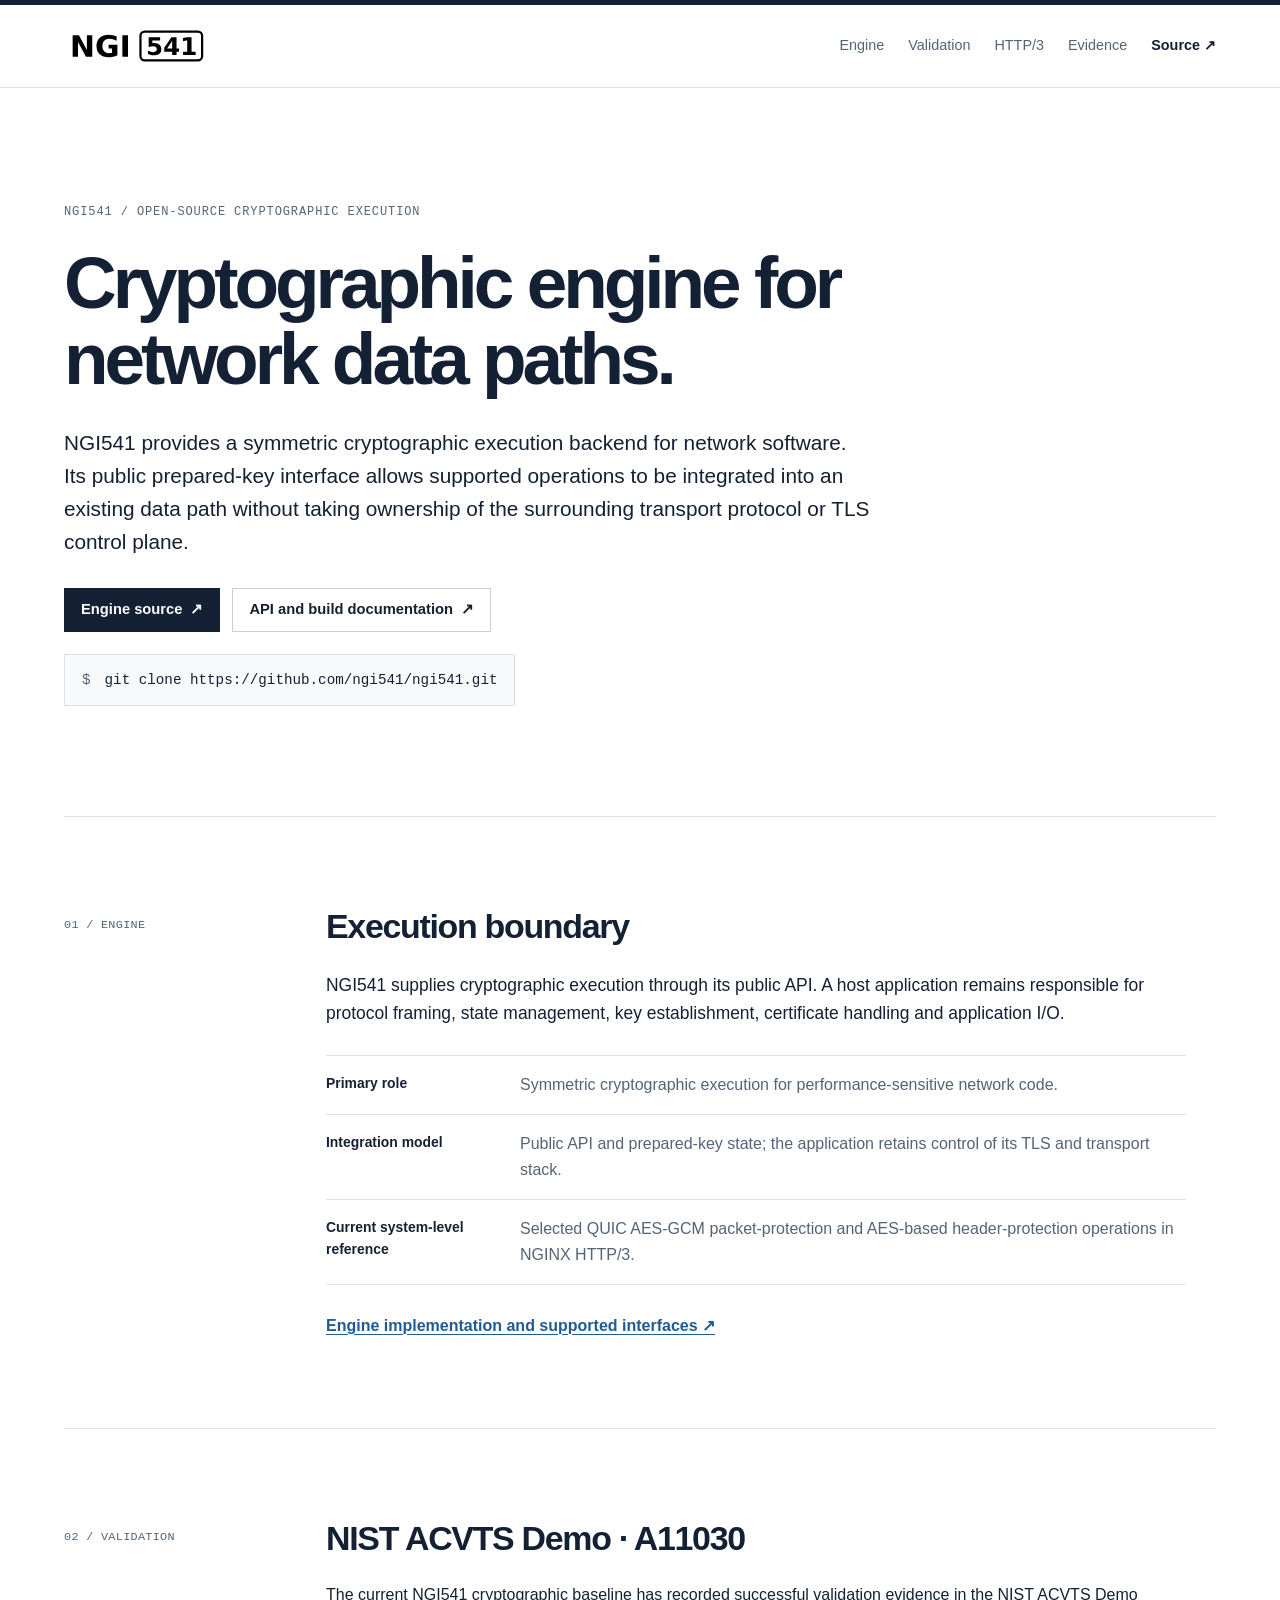
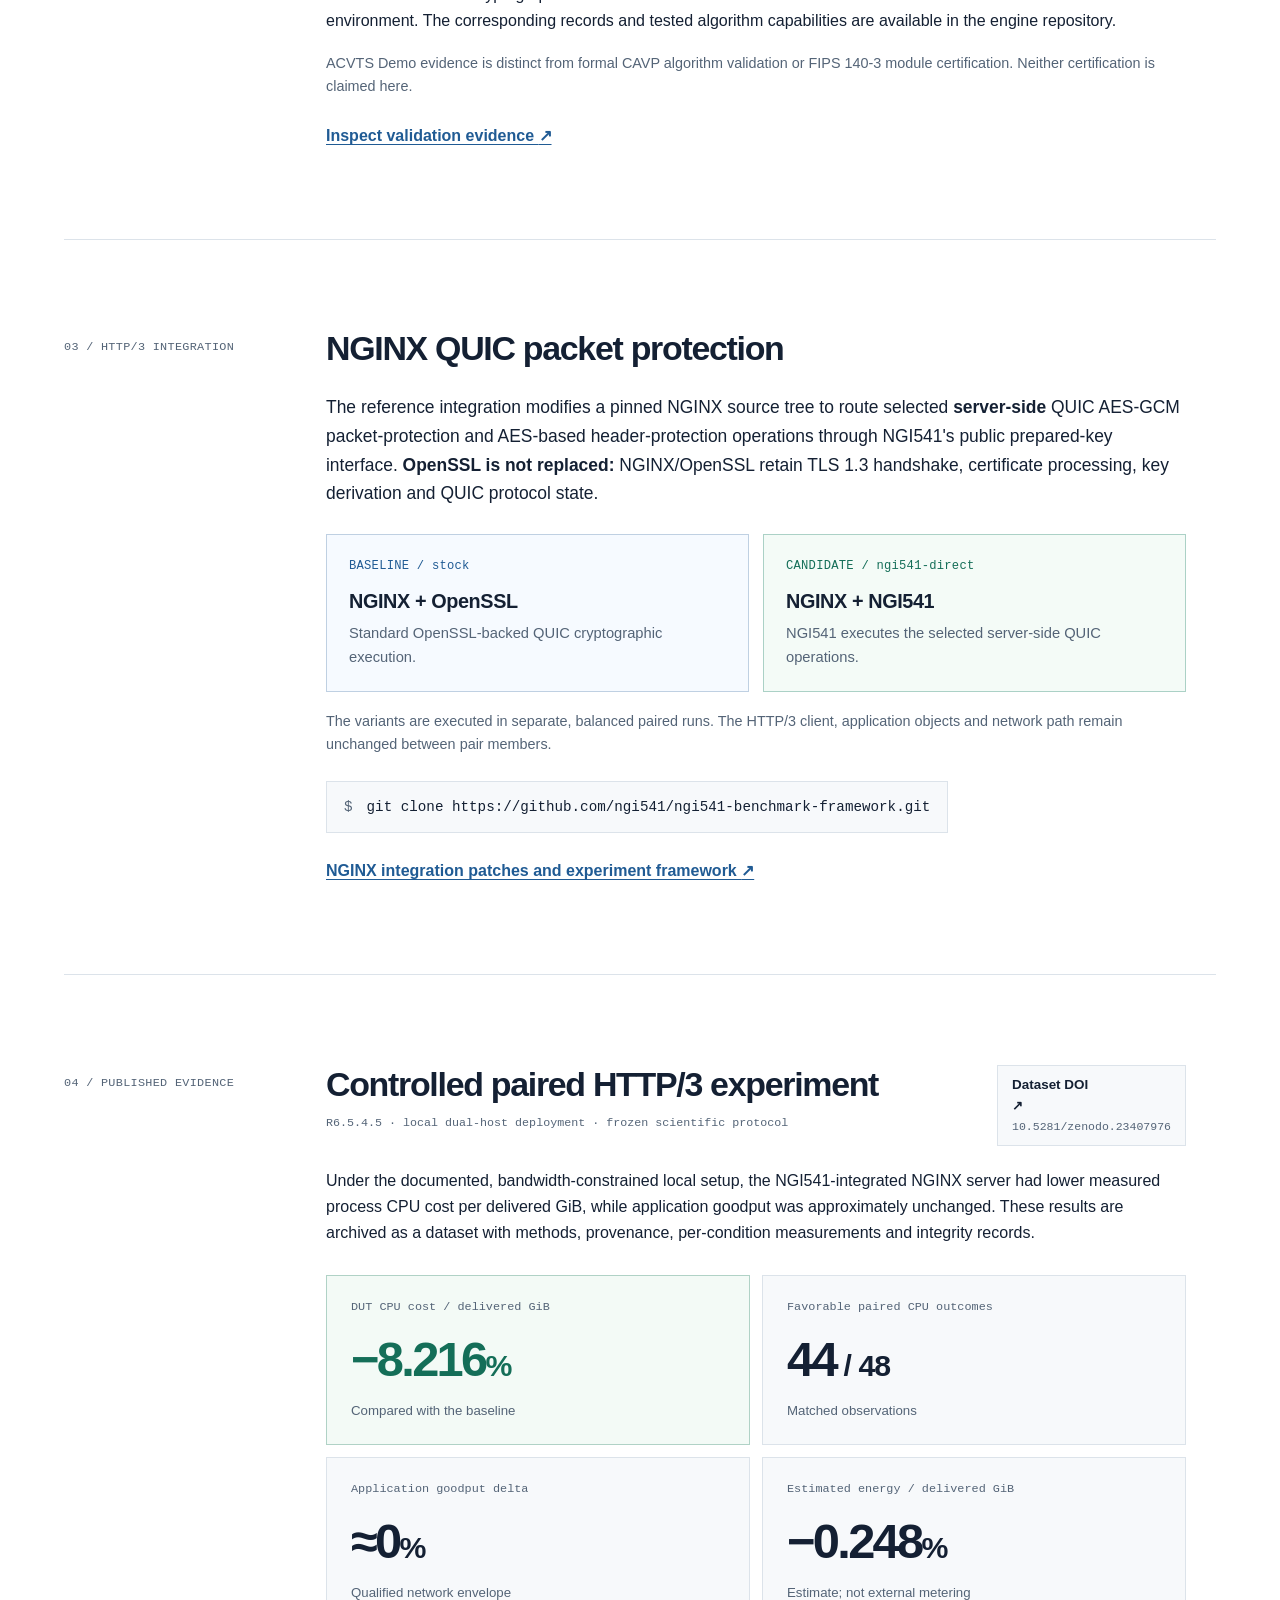
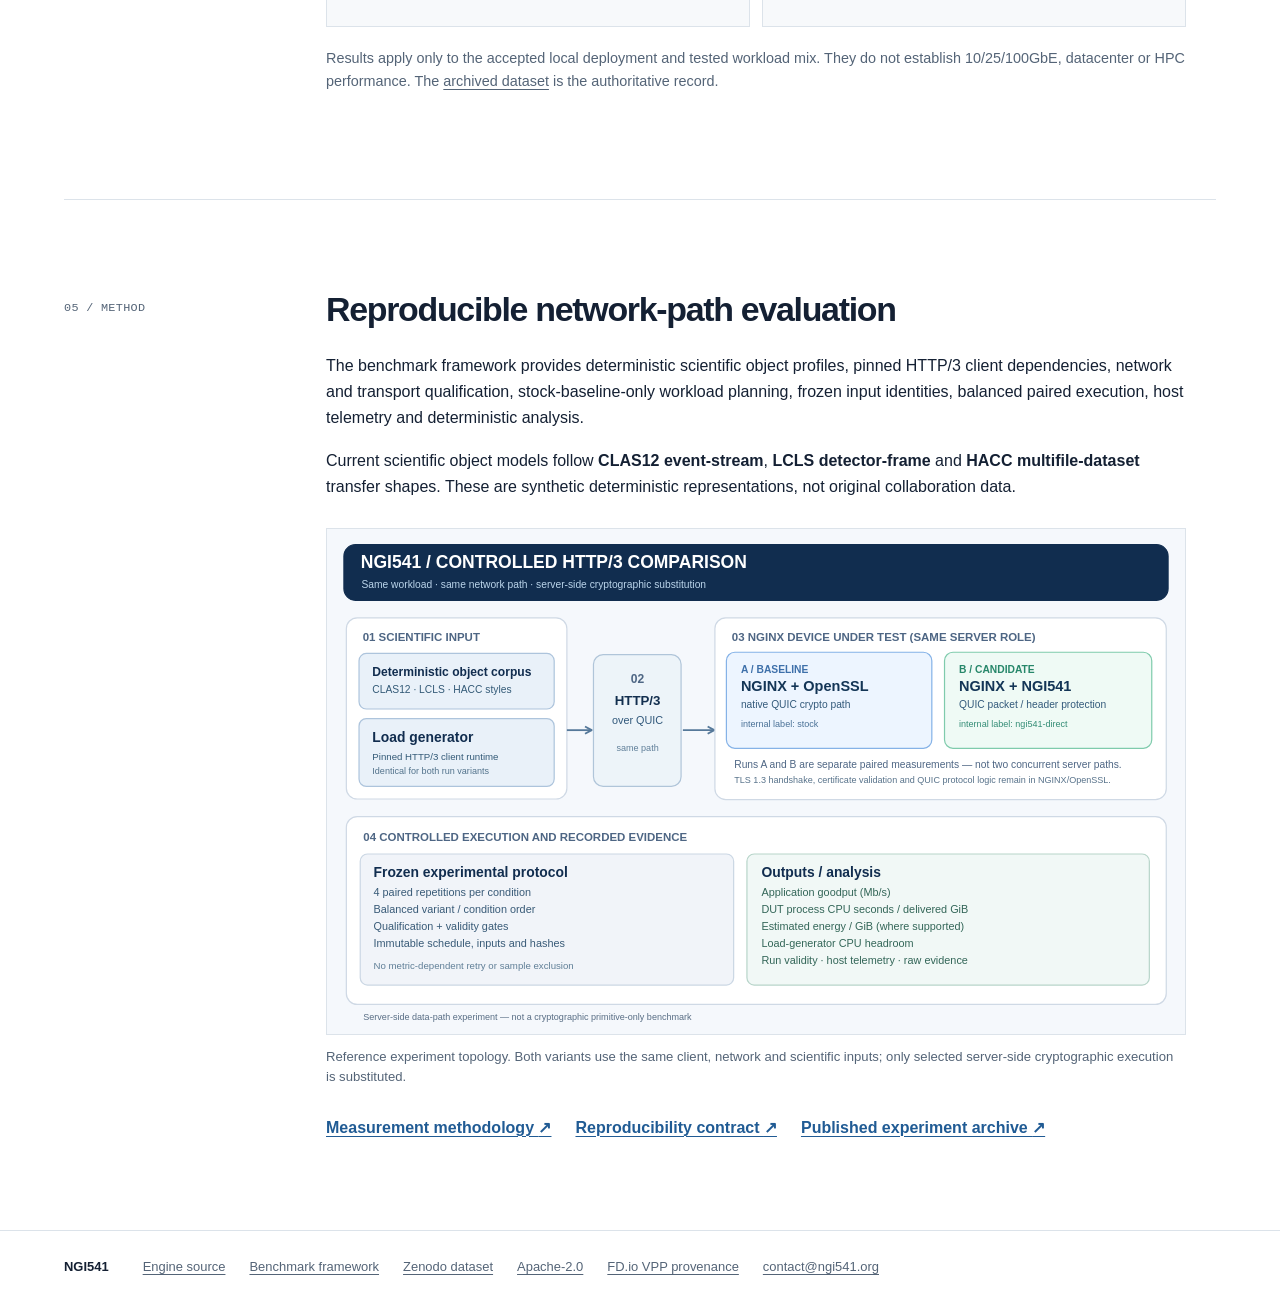
<file: public/index.html>
<!doctype html>
<html lang="en">
<head>
  <meta charset="utf-8">
  <meta name="viewport" content="width=device-width, initial-scale=1">
  <meta name="theme-color" content="#ffffff">
  <meta name="color-scheme" content="light">

  <title>NGI541 — Cryptographic engine for network data paths</title>
  <meta name="description" content="NGI541 is an open-source symmetric cryptographic execution engine with NIST ACVTS Demo evidence, NGINX HTTP/3 integration, and a published controlled paired benchmark dataset.">
  <link rel="canonical" href="https://ngi541.org/">
  <link rel="icon" href="./favicon.svg" type="image/svg+xml">
  <link rel="stylesheet" href="./styles.css">

  <meta property="og:type" content="website">
  <meta property="og:site_name" content="NGI541">
  <meta property="og:title" content="NGI541 — Cryptographic engine for network data paths">
  <meta property="og:description" content="Open-source cryptographic execution, NIST ACVTS Demo validation evidence, NGINX QUIC/HTTP/3 integration, and reproducible system-level benchmark results.">
  <meta property="og:url" content="https://ngi541.org/">
</head>
<body>
  <a class="skip-link" href="#main">Skip to content</a>

  <header class="site-header">
    <div class="shell header-inner">
      <a class="brand" href="./" aria-label="NGI541 home">
        <img class="brand-logo" src="./assets/logo-light.svg" alt="NGI541">
      </a>
      <nav class="site-nav" aria-label="Primary navigation">
        <a href="#engine">Engine</a>
        <a href="#validation">Validation</a>
        <a href="#http3">HTTP/3</a>
        <a href="#evidence">Evidence</a>
        <a class="nav-repository" href="https://github.com/ngi541/ngi541">Source ↗</a>
      </nav>
    </div>
  </header>

  <main id="main">
    <section class="hero shell" aria-labelledby="hero-title">
      <div class="hero-main">
        <p class="eyebrow">NGI541 / OPEN-SOURCE CRYPTOGRAPHIC EXECUTION</p>
        <h1 id="hero-title">Cryptographic engine for network data paths.</h1>
        <p class="hero-lead">
          NGI541 provides a symmetric cryptographic execution backend for network software.
          Its public prepared-key interface allows supported operations to be integrated
          into an existing data path without taking ownership of the surrounding transport
          protocol or TLS control plane.
        </p>
        <div class="hero-actions">
          <a class="action-link" href="https://github.com/ngi541/ngi541">Engine source <span aria-hidden="true">↗</span></a>
          <a class="action-link action-link--muted" href="https://github.com/ngi541/ngi541/blob/main/README.md">API and build documentation <span aria-hidden="true">↗</span></a>
        </div>
        <div class="command-block" aria-label="Clone NGI541 engine repository">
          <span class="command-prompt" aria-hidden="true">$</span>
          <code>git clone https://github.com/ngi541/ngi541.git</code>
        </div>
      </div>
    </section>

    <section id="engine" class="section shell" aria-labelledby="engine-title">
      <div class="section-label">01 / ENGINE</div>
      <div class="section-body">
        <h2 id="engine-title">Execution boundary</h2>
        <p class="section-intro">
          NGI541 supplies cryptographic execution through its public API. A host application
          remains responsible for protocol framing, state management, key establishment,
          certificate handling and application I/O.
        </p>
        <dl class="fact-list">
          <div><dt>Primary role</dt><dd>Symmetric cryptographic execution for performance-sensitive network code.</dd></div>
          <div><dt>Integration model</dt><dd>Public API and prepared-key state; the application retains control of its TLS and transport stack.</dd></div>
          <div><dt>Current system-level reference</dt><dd>Selected QUIC AES-GCM packet-protection and AES-based header-protection operations in NGINX HTTP/3.</dd></div>
        </dl>
        <a class="inline-link" href="https://github.com/ngi541/ngi541/blob/main/README.md">Engine implementation and supported interfaces <span aria-hidden="true">↗</span></a>
      </div>
    </section>

    <section id="validation" class="section shell" aria-labelledby="validation-title">
      <div class="section-label">02 / VALIDATION</div>
      <div class="section-body">
        <h2 id="validation-title">NIST ACVTS Demo · A11030</h2>
        <p>
          The current NGI541 cryptographic baseline has recorded successful validation
          evidence in the NIST ACVTS Demo environment. The corresponding records and
          tested algorithm capabilities are available in the engine repository.
        </p>
        <p class="note">
          ACVTS Demo evidence is distinct from formal CAVP algorithm validation or
          FIPS 140-3 module certification. Neither certification is claimed here.
        </p>
        <a class="inline-link" href="https://github.com/ngi541/ngi541/blob/main/validation/evidence/acvts-demo/README.md">Inspect validation evidence <span aria-hidden="true">↗</span></a>
      </div>
    </section>

    <section id="http3" class="section shell" aria-labelledby="http3-title">
      <div class="section-label">03 / HTTP/3 INTEGRATION</div>
      <div class="section-body">
        <h2 id="http3-title">NGINX QUIC packet protection</h2>
        <p class="section-intro">
          The reference integration modifies a pinned NGINX source tree to route selected
          <strong>server-side</strong> QUIC AES-GCM packet-protection and AES-based header-protection
          operations through NGI541's public prepared-key interface.
          <strong>OpenSSL is not replaced:</strong> NGINX/OpenSSL retain TLS 1.3 handshake,
          certificate processing, key derivation and QUIC protocol state.
        </p>
        <div class="comparison" aria-label="NGINX cryptographic execution comparison">
          <div class="comparison-item">
            <p class="comparison-label">BASELINE / <code>stock</code></p>
            <h3>NGINX + OpenSSL</h3>
            <p>Standard OpenSSL-backed QUIC cryptographic execution.</p>
          </div>
          <div class="comparison-item comparison-item--candidate">
            <p class="comparison-label">CANDIDATE / <code>ngi541-direct</code></p>
            <h3>NGINX + NGI541</h3>
            <p>NGI541 executes the selected server-side QUIC operations.</p>
          </div>
        </div>
        <p class="note">
          The variants are executed in separate, balanced paired runs. The HTTP/3 client,
          application objects and network path remain unchanged between pair members.
        </p>
        <div class="command-block command-block--compact" aria-label="Clone NGI541 benchmark and NGINX integration repository">
          <span class="command-prompt" aria-hidden="true">$</span>
          <code>git clone https://github.com/ngi541/ngi541-benchmark-framework.git</code>
        </div>
        <a class="inline-link" href="https://github.com/ngi541/ngi541-benchmark-framework">NGINX integration patches and experiment framework <span aria-hidden="true">↗</span></a>
      </div>
    </section>

    <section id="evidence" class="section shell" aria-labelledby="evidence-title">
      <div class="section-label">04 / PUBLISHED EVIDENCE</div>
      <div class="section-body">
        <div class="section-heading">
          <div>
            <h2 id="evidence-title">Controlled paired HTTP/3 experiment</h2>
            <p class="evidence-meta">R6.5.4.5 · local dual-host deployment · frozen scientific protocol</p>
          </div>
          <a class="dataset-link" href="https://doi.org/10.5281/zenodo.23407976">Dataset DOI <span aria-hidden="true">↗</span><span class="dataset-id">10.5281/zenodo.23407976</span></a>
        </div>
        <p>
          Under the documented, bandwidth-constrained local setup, the NGI541-integrated
          NGINX server had lower measured process CPU cost per delivered GiB, while
          application goodput was approximately unchanged. These results are archived as
          a dataset with methods, provenance, per-condition measurements and integrity records.
        </p>
        <div class="metrics" aria-label="Measured local experiment outcomes">
          <a class="metric metric--primary" href="https://doi.org/10.5281/zenodo.23407976">
            <span class="metric-label">DUT CPU cost / delivered GiB</span>
            <strong class="metric-value">−8.216<span>%</span></strong>
            <span class="metric-detail">Compared with the baseline</span>
          </a>
          <a class="metric" href="https://doi.org/10.5281/zenodo.23407976">
            <span class="metric-label">Favorable paired CPU outcomes</span>
            <strong class="metric-value">44<span> / 48</span></strong>
            <span class="metric-detail">Matched observations</span>
          </a>
          <a class="metric" href="https://doi.org/10.5281/zenodo.23407976">
            <span class="metric-label">Application goodput delta</span>
            <strong class="metric-value">≈0<span>%</span></strong>
            <span class="metric-detail">Qualified network envelope</span>
          </a>
          <a class="metric" href="https://doi.org/10.5281/zenodo.23407976">
            <span class="metric-label">Estimated energy / delivered GiB</span>
            <strong class="metric-value">−0.248<span>%</span></strong>
            <span class="metric-detail">Estimate; not external metering</span>
          </a>
        </div>
        <p class="note scope-note">
          Results apply only to the accepted local deployment and tested workload mix.
          They do not establish 10/25/100GbE, datacenter or HPC performance.
          The <a href="https://doi.org/10.5281/zenodo.23407976">archived dataset</a> is the authoritative record.
        </p>
      </div>
    </section>

    <section id="method" class="section shell" aria-labelledby="method-title">
      <div class="section-label">05 / METHOD</div>
      <div class="section-body">
        <h2 id="method-title">Reproducible network-path evaluation</h2>
        <p>
          The benchmark framework provides deterministic scientific object profiles,
          pinned HTTP/3 client dependencies, network and transport qualification,
          stock-baseline-only workload planning, frozen input identities, balanced paired
          execution, host telemetry and deterministic analysis.
        </p>
        <p>
          Current scientific object models follow <strong>CLAS12 event-stream</strong>,
          <strong>LCLS detector-frame</strong> and <strong>HACC multifile-dataset</strong>
          transfer shapes. These are synthetic deterministic representations, not original
          collaboration data.
        </p>
        <figure class="topology">
          <a href="https://github.com/ngi541/ngi541-benchmark-framework/blob/main/docs/assets/framework-overview.svg" aria-label="Open the full-resolution scientific benchmark topology">
            <img src="./assets/framework-overview.svg" alt="Scientific workload and pinned HTTP/3 client share one network path to an NGINX DUT. Baseline OpenSSL and NGI541-integrated server variants run sequentially under frozen paired measurement controls. Recorded outputs include goodput, CPU cost, energy estimate, telemetry and validity." loading="lazy" width="1420" height="836">
          </a>
          <figcaption>Reference experiment topology. Both variants use the same client, network and scientific inputs; only selected server-side cryptographic execution is substituted.</figcaption>
        </figure>
        <div class="resource-links">
          <a class="inline-link" href="https://github.com/ngi541/ngi541-benchmark-framework/blob/main/docs/benchmark-methodology.md">Measurement methodology <span aria-hidden="true">↗</span></a>
          <a class="inline-link" href="https://github.com/ngi541/ngi541-benchmark-framework/blob/main/docs/reproducibility.md">Reproducibility contract <span aria-hidden="true">↗</span></a>
          <a class="inline-link" href="https://doi.org/10.5281/zenodo.23407976">Published experiment archive <span aria-hidden="true">↗</span></a>
        </div>
      </div>
    </section>
  </main>

  <footer class="site-footer">
    <div class="shell footer-inner">
      <span class="footer-name">NGI541</span>
      <a href="https://github.com/ngi541/ngi541">Engine source</a>
      <a href="https://github.com/ngi541/ngi541-benchmark-framework">Benchmark framework</a>
      <a href="https://doi.org/10.5281/zenodo.23407976">Zenodo dataset</a>
      <a href="https://github.com/ngi541/ngi541/blob/main/LICENSE">Apache-2.0</a>
      <a href="https://github.com/ngi541/ngi541/blob/main/docs/legal/PROVENANCE.md">FD.io VPP provenance</a>
      <a href="mailto:contact@ngi541.org">contact@ngi541.org</a>
    </div>
  </footer>
</body>
</html>
</file>
<file: public/styles.css>
:root {
  --bg: #ffffff;
  --text: #142033;
  --muted: #546477;
  --line: #dce3ea;
  --panel: #f7f9fb;
  --blue: #205b94;
  --green: #146e58;
  --max-width: 1152px;
  --font-sans: -apple-system, BlinkMacSystemFont, "Segoe UI", Helvetica, Arial, sans-serif;
  --font-mono: ui-monospace, SFMono-Regular, Menlo, Monaco, Consolas, "Liberation Mono", monospace;
}
* { box-sizing: border-box; }
html { color: var(--text); background: var(--bg); font-family: var(--font-sans); font-size: 16px; line-height: 1.62; text-rendering: optimizeLegibility; -webkit-font-smoothing: antialiased; scroll-behavior: smooth; }
body { margin: 0; }
a { color: inherit; text-underline-offset: .2em; text-decoration-thickness: 1px; }
a:hover { text-decoration-thickness: 2px; }
a:focus-visible, .skip-link:focus-visible { outline: 3px solid var(--blue); outline-offset: 4px; }
img { max-width: 100%; }
.shell { width: min(calc(100% - 64px), var(--max-width)); margin-inline: auto; }
.skip-link { position: fixed; top: 12px; left: 12px; z-index: 100; padding: 9px 14px; background: var(--text); color: #fff; transform: translateY(-180%); }
.skip-link:focus { transform: translateY(0); }
.site-header { border-top: 5px solid var(--text); border-bottom: 1px solid var(--line); }
.header-inner { display: flex; align-items: center; justify-content: space-between; gap: 32px; min-height: 82px; }
.brand { display: inline-flex; flex-shrink: 0; text-decoration: none; }
.brand-logo { display: block; width: 148px; height: auto; }
.site-nav { display: flex; align-items: center; justify-content: flex-end; flex-wrap: wrap; gap: 11px 24px; font-size: .9rem; }
.site-nav a { text-decoration: none; color: var(--muted); }
.site-nav a:hover, .site-nav a:focus-visible { color: var(--text); text-decoration: underline; }
.site-nav .nav-repository { font-weight: 700; color: var(--text); }
.hero { padding-top: clamp(72px, 9vw, 122px); padding-bottom: clamp(70px, 9vw, 110px); }
.hero-main { max-width: 920px; }
.eyebrow, .section-label, .comparison-label, .metric-label, .evidence-meta { font-family: var(--font-mono); }
.eyebrow { color: var(--muted); margin: 0 0 22px; font-size: .75rem; letter-spacing: .075em; }
h1, h2, h3, p { overflow-wrap: break-word; }
h1 { margin: 0; max-width: 950px; font-weight: 735; font-size: clamp(2.7rem, 5.7vw, 5.05rem); letter-spacing: -.055em; line-height: 1.045; }
h2 { margin: 0 0 24px; font-size: clamp(1.6rem, 2.65vw, 2.45rem); letter-spacing: -.038em; line-height: 1.17; font-weight: 700; }
h3 { margin: 0 0 7px; font-size: 1.24rem; letter-spacing: -.02em; line-height: 1.3; }
p { margin: 0 0 17px; }
.hero-lead { margin: 30px 0 0; max-width: 810px; font-size: clamp(1.07rem, 1.9vw, 1.3rem); line-height: 1.58; }
.hero-actions { margin-top: 30px; display: flex; flex-wrap: wrap; gap: 12px; align-items: center; }
.action-link { display: inline-flex; align-items: center; justify-content: center; gap: 8px; min-height: 43px; padding: 9px 16px; border: 1px solid var(--text); background: var(--text); color: #fff; font-size: .92rem; font-weight: 600; text-decoration: none; }
.action-link:hover { text-decoration: underline; }
.action-link--muted { background: #fff; color: var(--text); border-color: #c7d0da; }
.command-block { display: flex; align-items: center; gap: 14px; width: fit-content; max-width: 100%; min-height: 52px; margin-top: 22px; padding: 13px 17px; border: 1px solid var(--line); background: var(--panel); overflow-x: auto; white-space: nowrap; font-family: var(--font-mono); font-size: .89rem; }
.command-block code { font: inherit; }
.command-prompt { user-select: none; color: var(--muted); }
.command-block--compact { margin: 25px 0 17px; }
.section { display: grid; grid-template-columns: minmax(125px, 198px) minmax(0, 1fr); gap: clamp(30px, 5vw, 72px); border-top: 1px solid var(--line); padding-block: clamp(58px, 7vw, 92px); }
.section-label { padding-top: 9px; color: var(--muted); font-size: .74rem; letter-spacing: .025em; }
.section-body { min-width: 0; max-width: 860px; }
.section-intro { font-size: 1.09rem; line-height: 1.65; }
.note { margin-top: 18px; color: var(--muted); font-size: .9rem; line-height: 1.6; }
.inline-link { font-weight: 650; color: var(--blue); display: inline-block; margin-top: 8px; }
.inline-link:hover { color: var(--text); }
.fact-list { margin: 27px 0 20px; border-top: 1px solid var(--line); }
.fact-list > div { padding: 16px 0; border-bottom: 1px solid var(--line); display: grid; grid-template-columns: 170px minmax(0, 1fr); gap: 24px; }
.fact-list dt { font-size: .87rem; font-weight: 650; }
.fact-list dd { margin: 0; color: var(--muted); }
.comparison { display: grid; grid-template-columns: repeat(2, minmax(0, 1fr)); gap: 14px; margin: 26px 0 18px; }
.comparison-item { padding: 22px; border: 1px solid #bfd0e2; background: #f6faff; }
.comparison-item--candidate { border-color: #abd1c6; background: #f4fbf7; }
.comparison-label { margin-bottom: 12px; font-size: .76rem; letter-spacing: .02em; color: var(--blue); }
.comparison-item--candidate .comparison-label { color: var(--green); }
.comparison-label code { font: inherit; }
.comparison-item p:last-child { color: var(--muted); font-size: .92rem; margin-bottom: 0; }
.section-heading { display: flex; align-items: flex-start; justify-content: space-between; flex-wrap: wrap; gap: 16px 26px; margin-bottom: 22px; }
.section-heading h2 { margin-bottom: 10px; }
.evidence-meta { font-size: .73rem; color: var(--muted); margin: 0; }
.dataset-link { display: flex; flex-direction: column; gap: 3px; flex-shrink: 0; padding: 10px 14px; background: var(--panel); border: 1px solid var(--line); text-decoration: none; font-weight: 650; line-height: 1.4; font-size: .84rem; }
.dataset-id { font-family: var(--font-mono); font-weight: 400; font-size: .72rem; color: var(--muted); }
.dataset-link:hover { border-color: var(--blue); }
.metrics { display: grid; grid-template-columns: repeat(2, minmax(0, 1fr)); gap: 12px; margin-top: 29px; }
.metric { display: flex; flex-direction: column; min-height: 166px; padding: 22px 24px; border: 1px solid var(--line); background: var(--panel); color: var(--text); text-decoration: none; }
.metric:hover { border-color: #9cb3c9; }
.metric--primary { border-color: #b0d2c6; background: #f3faf6; }
.metric--primary:hover { border-color: var(--green); }
.metric-label { font-size: .74rem; color: var(--muted); }
.metric-value { font-size: clamp(2rem, 4vw, 3.05rem); letter-spacing: -.055em; line-height: 1.19; font-weight: 720; margin-top: 13px; }
.metric-value span { font-size: .62em; letter-spacing: -.03em; }
.metric--primary .metric-value { color: var(--green); }
.metric-detail { color: var(--muted); font-size: .83rem; margin-top: auto; padding-top: 12px; }
.scope-note { margin-top: 20px; }
.topology { margin: 28px 0 18px; }
.topology a { display: block; }
.topology img { width: 100%; display: block; height: auto; border: 1px solid var(--line); background: #f5f8fc; }
figcaption { margin-top: 12px; font-size: .82rem; line-height: 1.55; color: var(--muted); }
.resource-links { display: flex; flex-wrap: wrap; column-gap: 24px; row-gap: 8px; margin-top: 19px; }
.site-footer { border-top: 1px solid var(--line); }
.footer-inner { display: flex; flex-wrap: wrap; align-items: center; gap: 9px 24px; padding-block: 26px 34px; font-size: .81rem; }
.footer-inner a { color: var(--muted); }
.footer-name { font-weight: 750; margin-right: 10px; }
@media (max-width: 900px) {
  .site-nav { gap: 8px 14px; }
  .section { grid-template-columns: minmax(110px, 145px) minmax(0, 1fr); gap: 32px; }
  .section-heading { display: block; }
  .dataset-link { width: fit-content; margin-top: 12px; }
}
@media (max-width: 700px) {
  .shell { width: min(calc(100% - 36px), var(--max-width)); }
  .header-inner { min-height: 72px; flex-wrap: wrap; padding-block: 15px; gap: 12px; }
  .brand-logo { width: 128px; }
  .site-nav { justify-content: flex-start; }
  .site-nav a { font-size: .82rem; }
  .site-nav a:nth-child(1), .site-nav a:nth-child(2) { display: none; }
  .hero { padding-block: 62px 70px; }
  h1 { font-size: clamp(2.5rem, 10vw, 3.6rem); }
  .hero-lead { margin-top: 23px; font-size: 1.05rem; }
  .section { display: block; padding-block: 52px; }
  .section-label { margin-bottom: 19px; padding-top: 0; }
  .fact-list > div { grid-template-columns: 1fr; gap: 4px; }
  .comparison { grid-template-columns: 1fr; }
  .resource-links { display: block; }
  .resource-links .inline-link { display: block; width: fit-content; }
}
@media (max-width: 480px) {
  .metrics { grid-template-columns: 1fr; }
  .metric { min-height: 143px; }
  .command-block { font-size: .77rem; padding: 12px; }
  .hero-actions { align-items: stretch; }
  .action-link { width: 100%; }
  .footer-inner { gap: 10px 16px; }
}
@media (prefers-reduced-motion: reduce) { html { scroll-behavior: auto; } }
@media print { .site-header, .site-footer, .hero-actions, .command-block { display: none; } .section { break-inside: avoid; } a { text-decoration: none; } }
</file>
